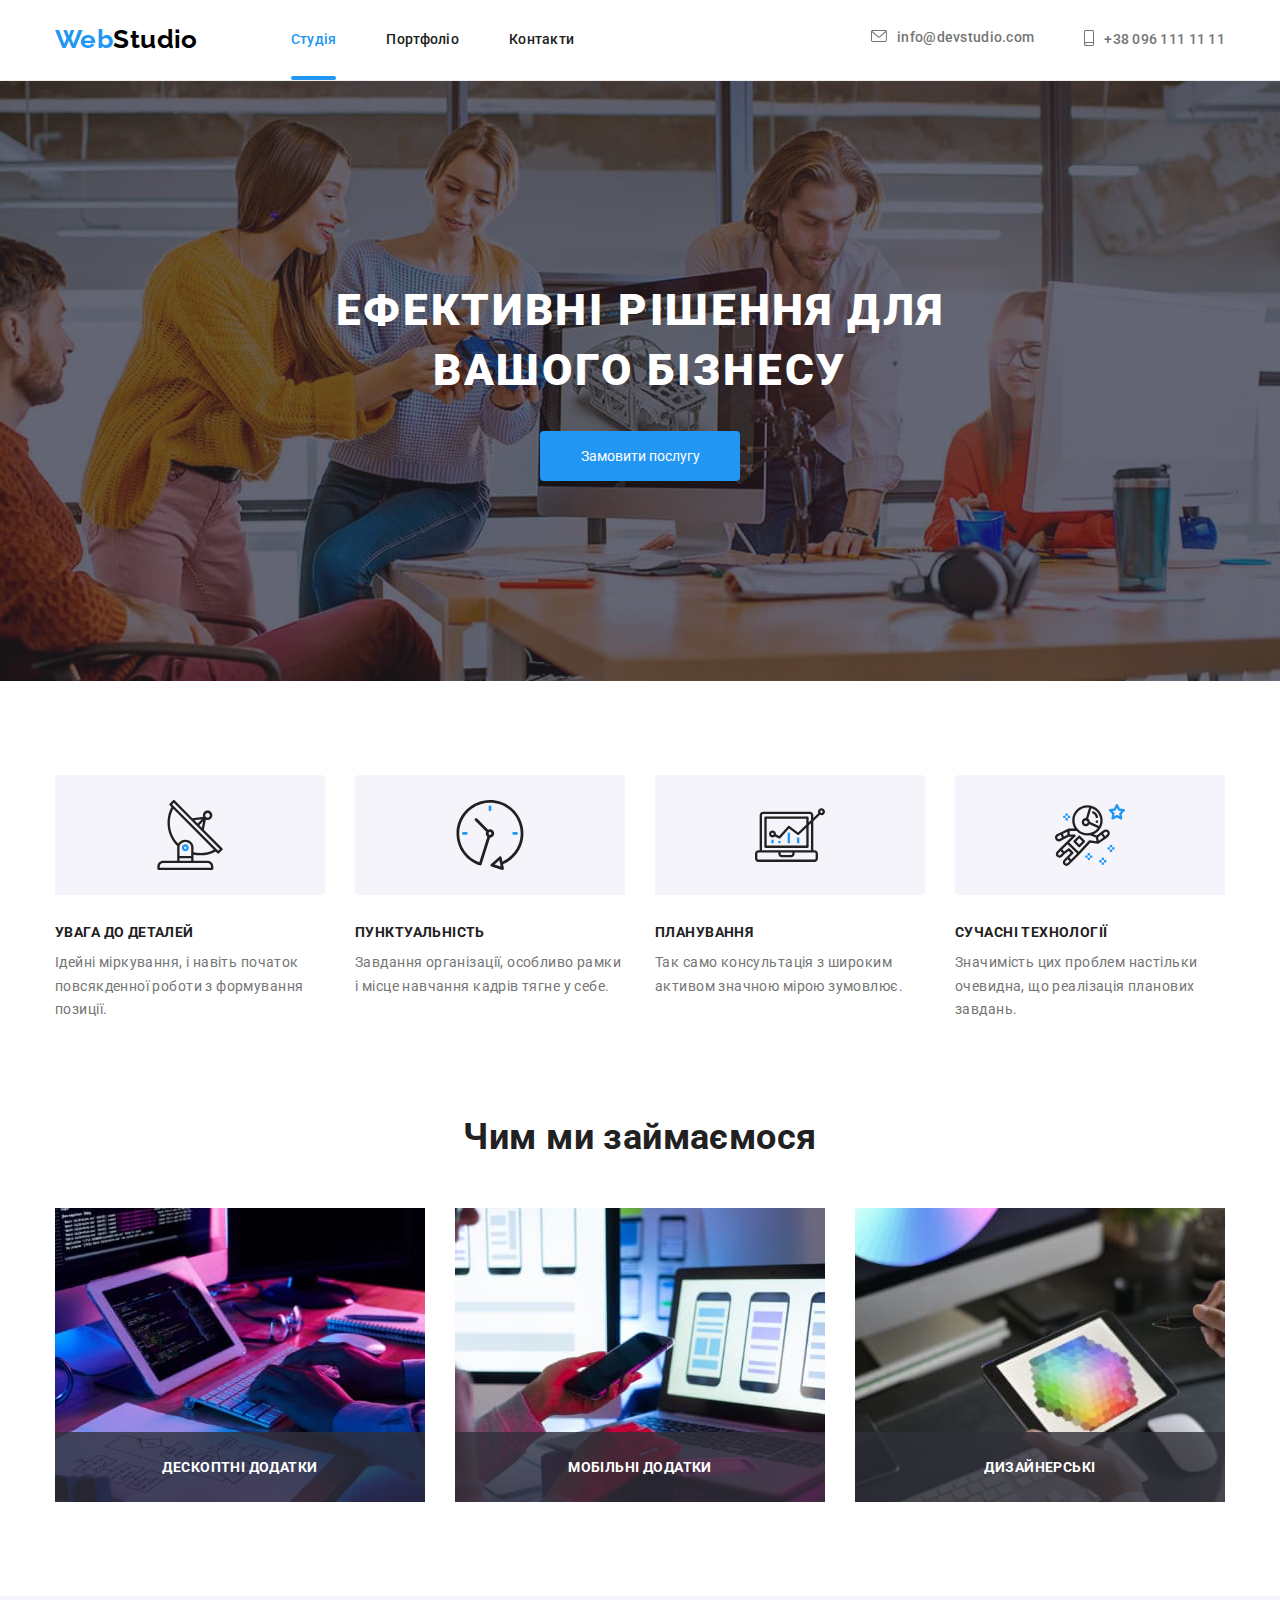
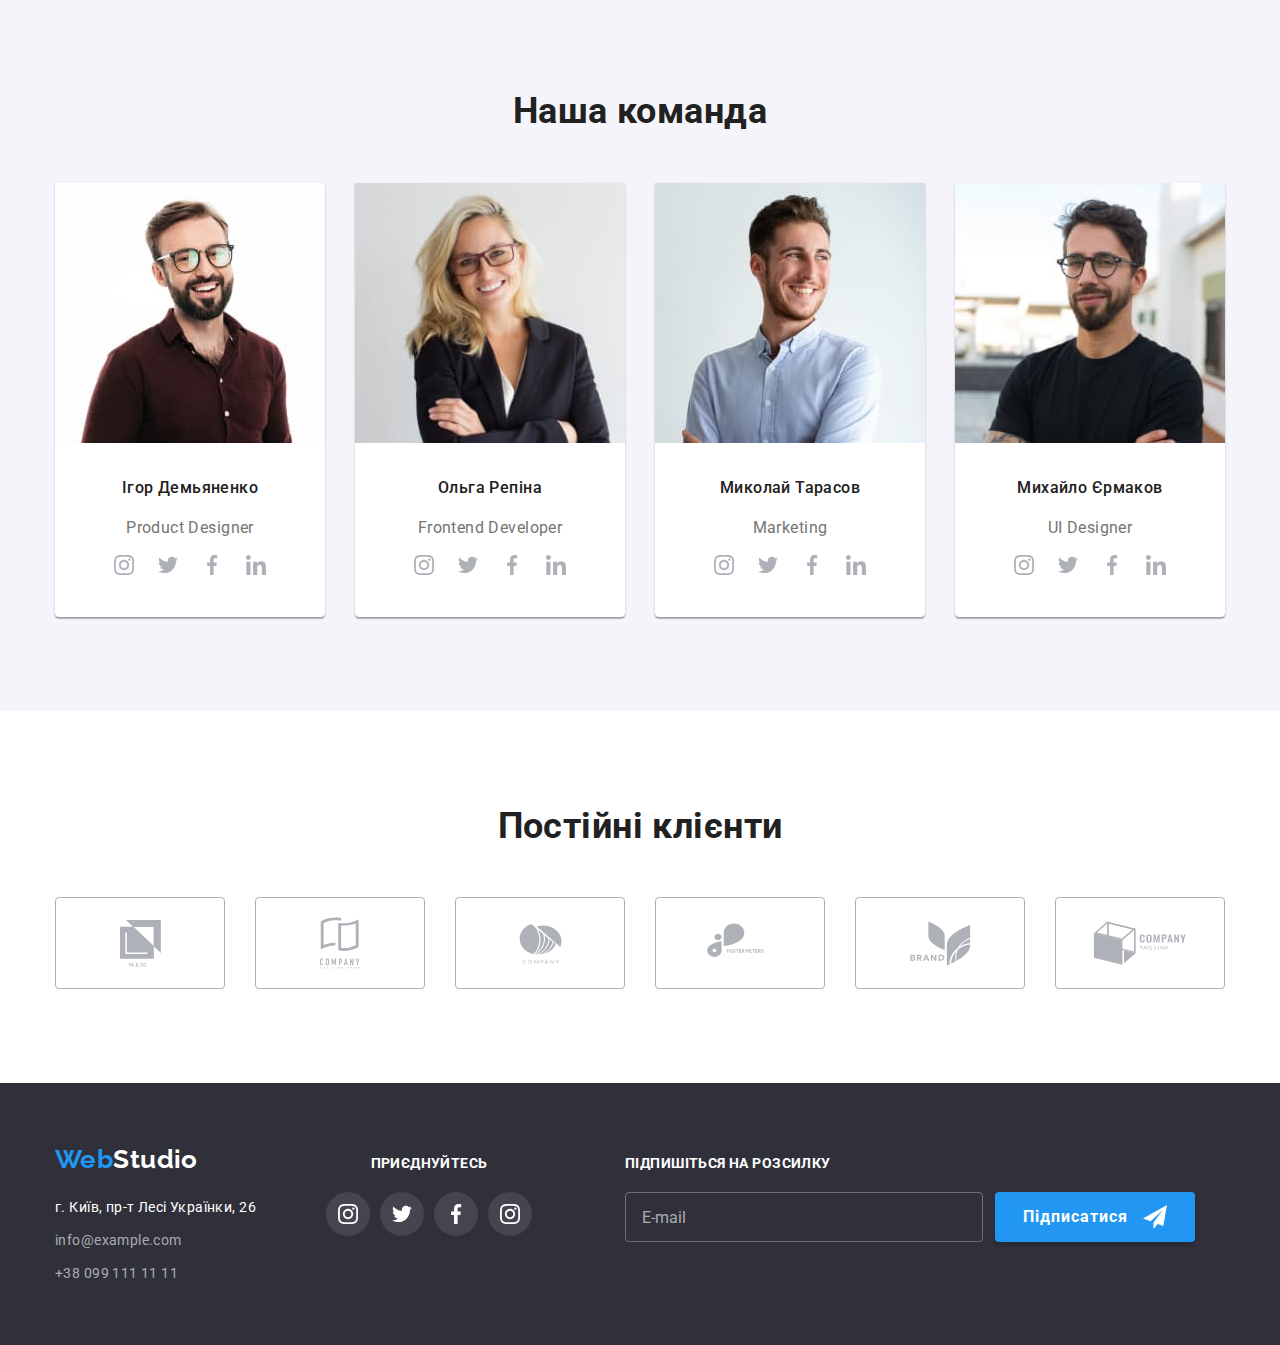
<file: index.html>
<!DOCTYPE html>
<html lang="uk">
   <head>
      <meta charset="UTF-8" />
      <meta http-equiv="X-UA-Compatible" content="IE=edge" />
      <meta name="viewport" content="width=, initial-scale=1.0" />
      <title>Студия</title>
      <link rel="preconnect" href="https://fonts.googleapis.com" />
      <link rel="preconnect" href="https://fonts.gstatic.com" crossorigin />
      <link
         href="https://fonts.googleapis.com/css2?family=Raleway:wght@700&family=Roboto:wght@400;500;700;900&display=swap"
         rel="stylesheet"
      />
      <link
         rel="stylesheet"
         href="https://cdnjs.cloudflare.com/ajax/libs/modern-normalize/1.1.0/modern-normalize.min.css"
      />

      <link rel="stylesheet" href="./css/styles.css" />
   </head>
   <body class="page">
      <!--шапка сайта-->
      <header>
         <div class="conteiner">
            <div class="header-conteiner">
               <div>
                  <nav class="nave">
                     <a href="./index.html" class="logo"
                        >Web<span class="logo-head">Studio</span></a
                     >
                     <ul class="site-nave list">
                        <li class="item">
                           <a href="./index.html" class="link current">Студія</a>
                        </li>
                        <li class="item">
                           <a href="./portfolio.html" class="link">Портфоліо</a>
                        </li>
                        <li class="item"><a href="" class="link">Контакти</a></li>
                     </ul>
                  </nav>
               </div>
               <ul class="contacts list">
                  <li class="item">
                     <a href="mailto:info@devstudio.com" class="contact"
                        ><span class="icon">
                           <svg width="16px" height="12px">
                              <use href="./images/symbol-defs.svg#letter"></use>
                           </svg>
                        </span>
                        info@devstudio.com</a
                     >
                  </li>
                  <li class="item">
                     <a href=":+380961111111" class="contact">
                        <span class="icon">
                           <svg width="10px" height="16px">
                              <use href="./images/symbol-defs.svg#smartphone"></use>
                           </svg> </span
                        >+38 096 111 11 11</a
                     >
                  </li>
               </ul>
            </div>
         </div>
      </header>
      <!--основной контент-->
      <main>
         <!-- Заказать услугу -->
         <section class="section hero">
            <div class="conteiner">
               <h1 class="hero-title">Ефективні рішення для вашого бізнесу</h1>
               <button type="button" class="button" data-modal-open> Замовити послугу </button>
            </div>
         </section>
         <!--особенности-->
         <section class="section">
            <div class="conteiner">
               <h2 class="visually-hidden">Особливості</h2>
               <ul class="list benefits-item">
                  <li class="item">
                     <div class="benefits-icon">
                        <svg width="70px" height="70px">
                           <use href="./images/symbol-defs.svg#antenna"></use>
                        </svg>
                     </div>

                     <h3 class="benefits-title">УВАГА ДО ДЕТАЛЕЙ</h3>
                     <p class="benefits-description">
                        Ідейні міркування, і навіть початок повсякденної роботи з формування
                        позиції.
                     </p>
                  </li>
                  <li class="item">
                     <div class="benefits-icon">
                        <svg width="70px" height="70px">
                           <use href="./images/symbol-defs.svg#clock"></use>
                        </svg>
                     </div>
                     <h3 class="benefits-title">ПУНКТУАЛЬНІСТЬ</h3>
                     <p class="benefits-description">
                        Завдання організації, особливо рамки і місце навчання кадрів тягне у себе.
                     </p>
                  </li>
                  <li class="item">
                     <div class="benefits-icon">
                        <svg width="70px" height="70px">
                           <use href="./images/symbol-defs.svg#diagram"></use>
                        </svg>
                     </div>
                     <h3 class="benefits-title">ПЛАНУВАННЯ</h3>
                     <p class="benefits-description">
                        Так само консультація з широким активом значною мірою зумовлює.
                     </p>
                  </li>
                  <li class="item">
                     <div class="benefits-icon">
                        <svg width="70px" height="70px">
                           <use href="./images/symbol-defs.svg#astronaut"></use>
                        </svg>
                     </div>
                     <h3 class="benefits-title">СУЧАСНІ ТЕХНОЛОГІЇ</h3>
                     <p class="benefits-description">
                        Значимість цих проблем настільки очевидна, що реалізація планових завдань.
                     </p>
                  </li>
               </ul>
            </div>
         </section>

         <!-- Чем мы занимаемся -->
         <section class="section section-work">
            <div class="conteiner">
               <h2 class="section-title">Чим ми займаємося</h2>
               <ul class="list work">
                  <li class="item">
                     <img src="./images/box_1.jpg" alt="створення сайта" width="370" class="site" />

                     <div class="product">
                        <h3 class="product-sample">Дескоптні додатки</h3>
                     </div>
                  </li>
                  <li class="item">
                     <img
                        src="./images/box_2.jpg"
                        alt="розробка мобільного додатку"
                        width="370"
                        class="application"
                     />
                     <div class="product">
                        <h3 class="product-sample">Мобільні додатки</h3>
                     </div>
                  </li>
                  <li class="item">
                     <img src="./images/box_3.jpg" alt="дизайн" width="370" />
                     <div class="product">
                        <h3 class="product-sample">Дизайнерські</h3>
                     </div>
                  </li>
               </ul>
            </div>
         </section>
         <!--наша команда-->
         <section class="section section-team">
            <div class="conteiner">
               <h2 class="section-title">Наша команда</h2>
               <ul class="team-list list">
                  <li class="item">
                     <img class="foto" src="./images/team-1.jpg" alt="Ігор Демьяненко" />
                     <div class="name-work">
                        <h3 class="team-name">Ігор Демьяненко</h3>
                        <p class="team-description">Product Designer</p>
                        <ul class="taem-contacts list">
                           <li class="team-contact">
                              <a href="" class="link">
                                 <svg class="network" width="20px" height="20px">
                                    <use
                                       class="icon"
                                       href="./images/symbol-defs.svg#instagram-1"
                                    ></use>
                                 </svg>
                              </a>
                           </li>
                           <li class="team-contact">
                              <a href="" class="link">
                                 <svg class="network" width="20px" height="20px">
                                    <use
                                       class="icon"
                                       href="./images/symbol-defs.svg#twitter-1"
                                    ></use>
                                 </svg>
                              </a>
                           </li>
                           <li class="team-contact">
                              <a href="" class="link">
                                 <svg class="network" width="20px" height="20px">
                                    <use
                                       class="icon"
                                       href="./images/symbol-defs.svg#facebook-1"
                                    ></use>
                                 </svg>
                              </a>
                           </li>
                           <li class="team-contact">
                              <a href="" class="link">
                                 <svg class="network" width="20px" height="20px">
                                    <use
                                       class="icon"
                                       href="./images/symbol-defs.svg#linkedin-1"
                                    ></use>
                                 </svg>
                              </a>
                           </li>
                        </ul>
                     </div>
                  </li>
                  <li class="item">
                     <img class="foto" src="./images/team-2.jpg" alt="Ольга Репіна" />
                     <div class="name-work">
                        <h3 class="team-name">Ольга Репіна</h3>
                        <p class="team-description">Frontend Developer</p>
                        <ul class="taem-contacts list">
                           <li class="team-contact">
                              <a href="" class="link">
                                 <svg class="network" width="20px" height="20px">
                                    <use
                                       class="icon"
                                       href="./images/symbol-defs.svg#instagram-1"
                                    ></use>
                                 </svg>
                              </a>
                           </li>
                           <li class="team-contact">
                              <a href="" class="link">
                                 <svg class="network" width="20px" height="20px">
                                    <use
                                       class="icon"
                                       href="./images/symbol-defs.svg#twitter-1"
                                    ></use>
                                 </svg>
                              </a>
                           </li>
                           <li class="team-contact">
                              <a href="" class="link">
                                 <svg class="network" width="20px" height="20px">
                                    <use
                                       class="icon"
                                       href="./images/symbol-defs.svg#facebook-1"
                                    ></use>
                                 </svg>
                              </a>
                           </li>
                           <li class="team-contact">
                              <a href="" class="link">
                                 <svg class="network" width="20px" height="20px">
                                    <use
                                       class="icon"
                                       href="./images/symbol-defs.svg#linkedin-1"
                                    ></use>
                                 </svg>
                              </a>
                           </li>
                        </ul>
                     </div>
                  </li>
                  <li class="item">
                     <img class="foto" src="./images/team-3.jpg" alt="Миколай Тарасов" />
                     <div class="name-work">
                        <h3 class="team-name">Миколай Тарасов</h3>
                        <p class="team-description">Marketing</p>
                        <ul class="taem-contacts list">
                           <li class="team-contact">
                              <a href="" class="link">
                                 <svg class="network" width="20px" height="20px">
                                    <use
                                       class="icon"
                                       href="./images/symbol-defs.svg#instagram-1"
                                    ></use>
                                 </svg>
                              </a>
                           </li>
                           <li class="team-contact">
                              <a href="" class="link">
                                 <svg class="network" width="20px" height="20px">
                                    <use
                                       class="icon"
                                       href="./images/symbol-defs.svg#twitter-1"
                                    ></use>
                                 </svg>
                              </a>
                           </li>
                           <li class="team-contact">
                              <a href="" class="link">
                                 <svg class="network" width="20px" height="20px">
                                    <use
                                       class="icon"
                                       href="./images/symbol-defs.svg#facebook-1"
                                    ></use>
                                 </svg>
                              </a>
                           </li>
                           <li class="team-contact">
                              <a href="" class="link">
                                 <svg class="network" width="20px" height="20px">
                                    <use
                                       class="icon"
                                       href="./images/symbol-defs.svg#linkedin-1"
                                    ></use>
                                 </svg>
                              </a>
                           </li>
                        </ul>
                     </div>
                  </li>
                  <li class="item">
                     <img class="foto" src="./images/team-4.jpg" alt="Михайло Єрмаков" />
                     <div class="name-work">
                        <h3 class="team-name">Михайло Єрмаков</h3>
                        <p class="team-description">UI Designer</p>
                        <ul class="taem-contacts list">
                           <li class="team-contact">
                              <a href="" class="link">
                                 <svg class="network" width="20px" height="20px">
                                    <use
                                       class="icon"
                                       href="./images/symbol-defs.svg#instagram-1"
                                    ></use>
                                 </svg>
                              </a>
                           </li>
                           <li class="team-contact">
                              <a href="" class="link">
                                 <svg class="network" width="20px" height="20px">
                                    <use
                                       class="icon"
                                       href="./images/symbol-defs.svg#twitter-1"
                                    ></use>
                                 </svg>
                              </a>
                           </li>
                           <li class="team-contact">
                              <a href="" class="link">
                                 <svg class="network" width="20px" height="20px">
                                    <use
                                       class="icon"
                                       href="./images/symbol-defs.svg#facebook-1"
                                    ></use>
                                 </svg>
                              </a>
                           </li>
                           <li class="team-contact">
                              <a href="" class="link">
                                 <svg class="network" width="20px" height="20px">
                                    <use
                                       class="icon"
                                       href="./images/symbol-defs.svg#linkedin-1"
                                    ></use>
                                 </svg>
                              </a>
                           </li>
                        </ul>
                     </div>
                  </li>
               </ul>
            </div>
         </section>
         <!-- Наші клієнти -->
         <section class="section">
            <div class="conteiner">
               <h2 class="section-title">Постійні клієнти</h2>
               <ul class="clients list">
                  <li class="client-work">
                     <a href="" class="client-site">
                        <svg class="icon" width="41px" height="47px">
                           <use class="img-svg" href="./images/symbol-defs.svg#group-1"></use>
                        </svg>
                     </a>
                  </li>
                  <li class="client-work">
                     <a href="" class="client-site">
                        <svg class="icon" width="40px" height="52px">
                           <use href="./images/symbol-defs.svg#group-2"></use>
                        </svg>
                     </a>
                  </li>
                  <li class="client-work">
                     <a href="" class="client-site">
                        <svg class="icon" width="43px" height="41px">
                           <use href="./images/symbol-defs.svg#group-3"></use>
                        </svg>
                     </a>
                  </li>
                  <li class="client-work">
                     <a href="" class="client-site">
                        <svg class="icon" width="85px" height="41px">
                           <use href="./images/symbol-defs.svg#group-4"></use>
                        </svg>
                     </a>
                  </li>
                  <li class="client-work">
                     <a href="" class="client-site">
                        <svg class="icon" width="63px" height="45px">
                           <use href="./images/symbol-defs.svg#group-5"></use>
                        </svg>
                     </a>
                  </li>
                  <li class="client-work">
                     <a href="" class="client-site">
                        <svg class="icon" width="94px" height="44px">
                           <use href="./images/symbol-defs.svg#group-6"></use>
                        </svg>
                     </a>
                  </li>
               </ul>
            </div>
         </section>
      </main>
      <!--футер-->
      <footer class="footer">
         <div class="conteiner">
            <div class="footer-adress">
               <a href="./index.html" class="logo">Web<span class="logo-footer">Studio</span></a>
               <address class="address">
                  <ul class="list address-list">
                     <li class="item">
                        <a href="" class="main">г. Київ, пр-т Лесі Українки, 26</a>
                     </li>
                     <li class="item">
                        <a href="mailto:info@example.com" class="contact">info@example.com</a>
                     </li>
                     <li>
                        <a href="tel:+380991111111" class="contact">+38 099 111 11 11</a>
                     </li>
                  </ul>
               </address>
            </div>
            <div class="fotter-networks">
               <h3 class="invite">Приєднуйтесь</h3>
               <ul class="list">
                  <li class="fotter-network">
                     <a href="" class="network-site">
                        <svg class="icon" width="20px" height="20px">
                           <use href="./images/symbol-defs.svg#instagram-1"></use>
                        </svg>
                     </a>
                  </li>
                  <li class="fotter-network">
                     <a href="" class="network-site">
                        <svg class="icon" width="20px" height="20px">
                           <use href="./images/symbol-defs.svg#twitter-1"></use>
                        </svg>
                     </a>
                  </li>
                  <li class="fotter-network">
                     <a href="" class="network-site">
                        <svg class="icon" width="20px" height="20px">
                           <use href="./images/symbol-defs.svg#facebook-1"></use>
                        </svg>
                     </a>
                  </li>
                  <li class="fotter-network">
                     <a href="" class="network-site">
                        <svg class="icon" width="20px" height="20px">
                           <use href="./images/symbol-defs.svg#instagram-1"></use>
                        </svg>
                     </a>
                  </li>
               </ul>
            </div>
            <form class="footer-form">
               <legend class="title">Підпишіться на розсилку</legend>
               <div class="subscription">
                  <label for="mail"></label>
                  <input type="emeil" name="" id="mail" class="footer-mail" placeholder="E-mail" />
                  <button type="submit" class="button-footer"
                     >Підписатися
                     <span class="form-icon">
                        <svg width="24px" height="24px">
                           <use href="./images/symbol-defs.svg#icon-footer-icon"></use>
                        </svg>
                     </span>
                  </button>
               </div>
            </form>
         </div>
      </footer>
      <div class="backdrop is-hidden" data-modal>
         <div class="modal">
            <form class="form" autocomplete="off">
               <legend class="form-title">Залиште свої дані, ми вам передзвонимо</legend>

               <div class="form-field">
                  <label for="name" class="form-name">Ім'я</label>

                  <div class="form-decor">
                     <input type="text" name="name" id="name" class="form-text" />

                     <svg class="form-icon" width="18px" height="18px">
                        <use href="./images/symbol-defs.svg#person-black-18dp-1" class="pict"></use>
                     </svg>
                  </div>
               </div>

               <div class="form-field">
                  <label for="tel" class="form-name">Телефон</label>

                  <div class="form-decor">
                     <input type="tel" name="tel" id="tel" class="form-text" />
                     <svg class="form-icon" width="18px" height="18px">
                        <use href="./images/symbol-defs.svg#phone-black-18dp-1" class="pict"></use>
                     </svg>
                  </div>
               </div>

               <div class="form-field">
                  <label for="emeil" class="form-name">Пошта</label>

                  <div class="form-decor">
                     <input type="email" name="emeil" id="emeil" class="form-text" />
                     <svg class="form-icon" width="18px" height="18px">
                        <use href="./images/symbol-defs.svg#email-black-18dp-1" class="pict"></use>
                     </svg>
                  </div>
               </div>

               <div class="form-field">
                  <label for="comment" class="form-name">Коментар</label>
                  <textarea
                     name="comment"
                     id="comment"
                     cols=""
                     rows="8"
                     class="form-comment"
                     placeholder="Введіть коментар"
                  ></textarea>
               </div>
               <div class="accord">
                  <p class="form-accord"
                     ><input
                        type="checkbox"
                        name="accord"
                        value="agree"
                        id="accord"
                        class="form-checkbox visually-hidden"
                     />
                     <svg width="16px" height="15px" class="check">
                        <use href="./images/symbol-defs.svg#icon-icon-check" class="icon"></use>
                     </svg>
                     <label for="accord" class=""
                        ><span>Погоджуюся з розсилкою та приймаю</span>
                        <a href="" class="accord-link"> Умови договору</a></label
                     ></p
                  >

                  <button type="submit" class="form-button">Відправити</button>
               </div>
            </form>

            <button class="btn-modal" data-modal-close>
               <svg class="icon" width="18px" height="18px">
                  <use href="./images/symbol-defs.svg#close-black-18dp-2-1" class="icon"></use>
               </svg>
            </button>
         </div>
      </div>

      <script src="./js/modal.js"></script>
   </body>
</html>
</file>
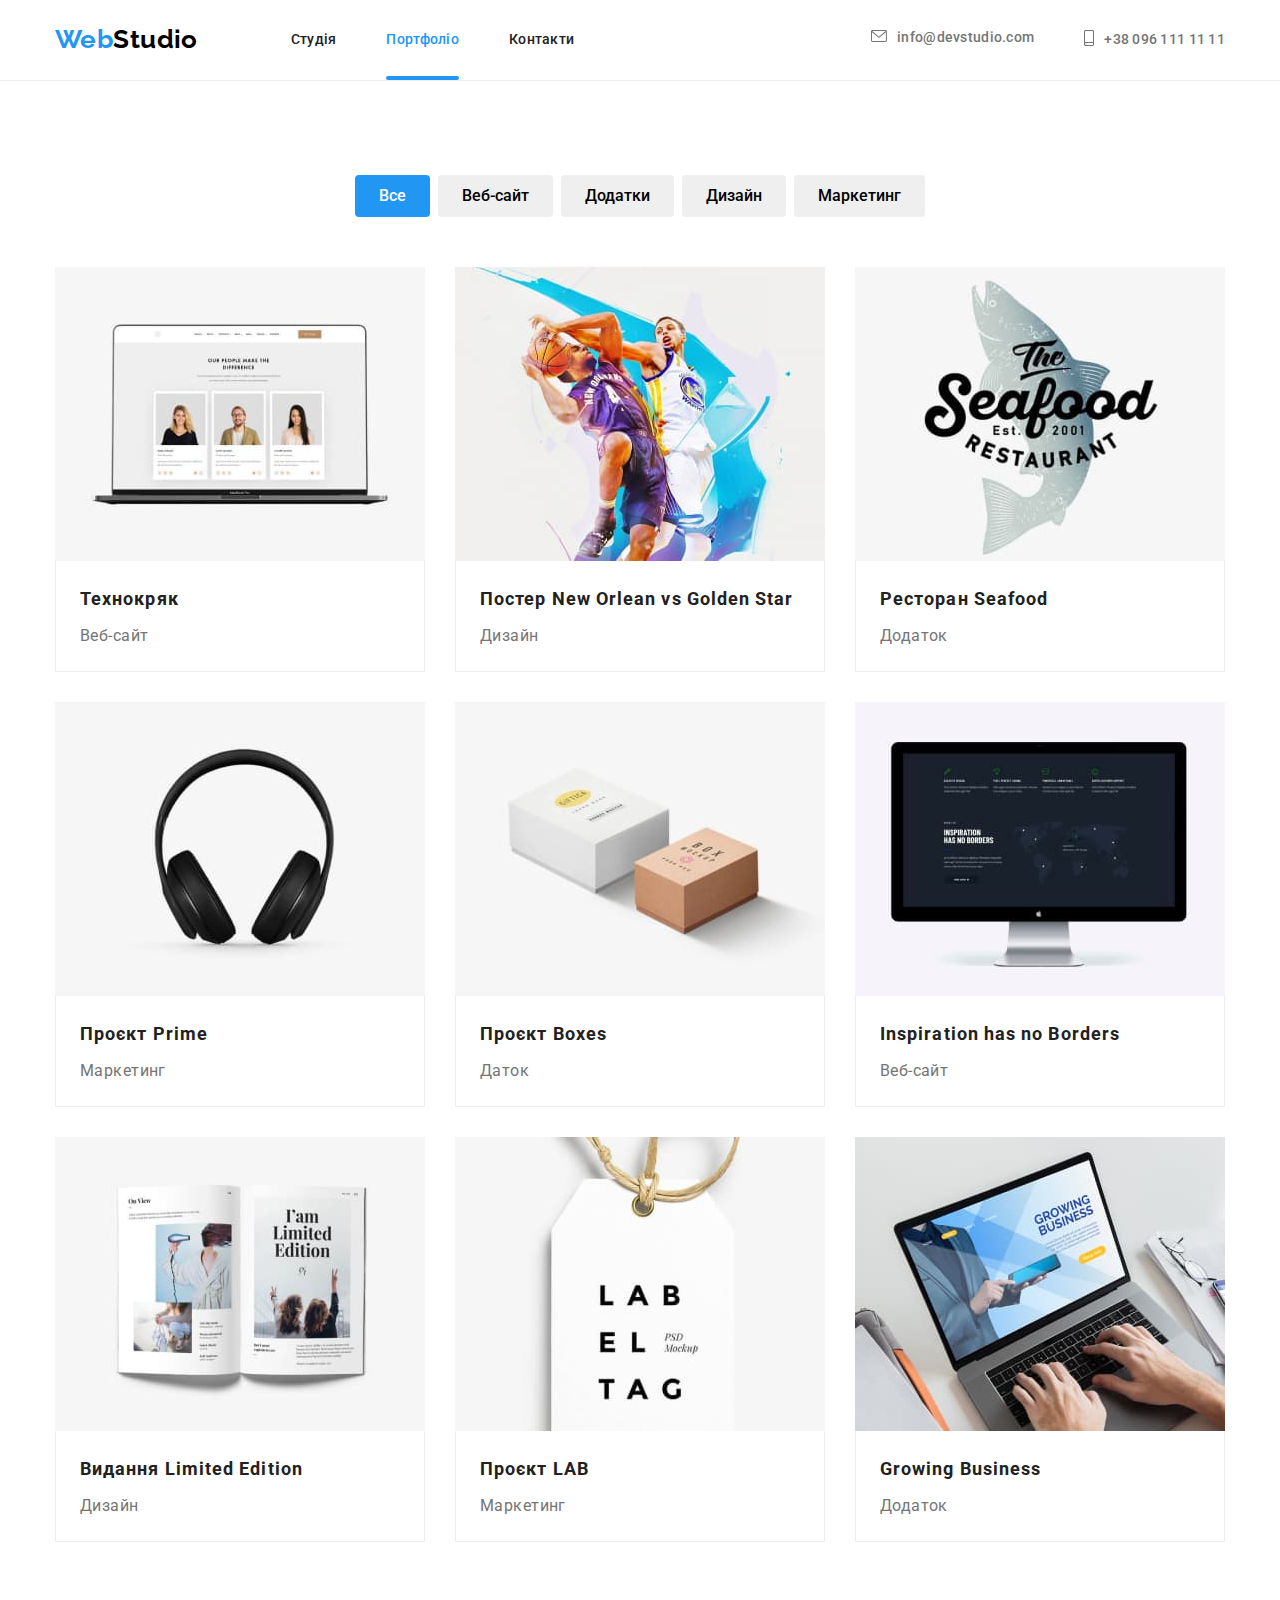
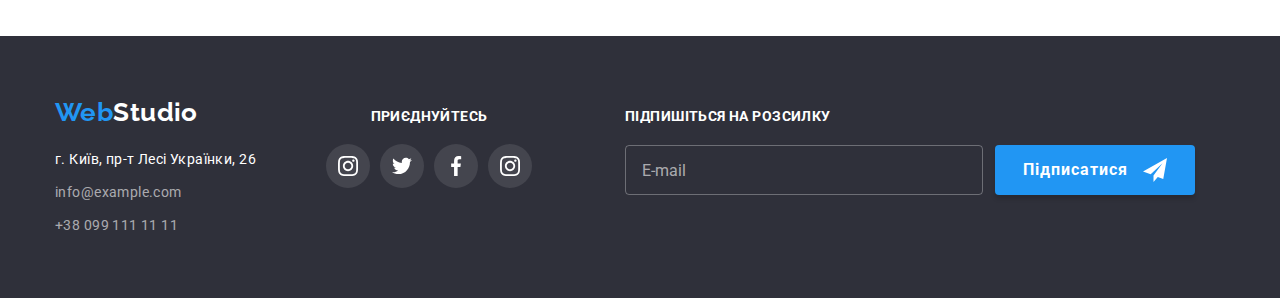
<file: portfolio.html>
<!DOCTYPE html>
<html lang="uk">
   <head>
      <meta charset="UTF-8" />
      <meta http-equiv="X-UA-Compatible" content="IE=edge" />
      <meta name="viewport" content="width=device-width, initial-scale=1.0" />
      <title>Портфолио</title>
      <link rel="preconnect" href="https://fonts.googleapis.com" />
      <link rel="preconnect" href="https://fonts.gstatic.com" crossorigin />
      <link
         href="https://fonts.googleapis.com/css2?family=Raleway:wght@700&family=Roboto:wght@400;500;700;900&display=swap"
         rel="stylesheet"
      />
      <link
         rel="stylesheet"
         href="https://cdnjs.cloudflare.com/ajax/libs/modern-normalize/1.1.0/modern-normalize.min.css"
      />
      <link rel="stylesheet" href="./css/styles.css" />
   </head>

   <body class="page">
      <!--шапка сайта-->
      <header>
         <div class="conteiner">
            <div class="header-conteiner">
               <div>
                  <nav class="nave">
                     <a href="./index.html" class="logo"
                        >Web<span class="logo-head">Studio</span></a
                     >
                     <ul class="site-nave list">
                        <li class="item">
                           <a href="./index.html" class="link">Студія</a>
                        </li>
                        <li class="item">
                           <a href="./portfolio.html" class="link current">Портфоліо</a>
                        </li>
                        <li class="item"><a href="" class="link">Контакти</a></li>
                     </ul>
                  </nav>
               </div>
               <ul class="contacts list">
                  <li class="item">
                     <a href="mailto:info@devstudio.com" class="contact"
                        ><span class="icon">
                           <svg width="16px" height="12px">
                              <use href="./images/symbol-defs.svg#letter"></use>
                           </svg>
                        </span>
                        info@devstudio.com</a
                     >
                  </li>
                  <li class="item">
                     <a href=":+380961111111" class="contact">
                        <span class="icon">
                           <svg width="10px" height="16px">
                              <use href="./images/symbol-defs.svg#smartphone"></use>
                           </svg> </span
                        >+38 096 111 11 11</a
                     >
                  </li>
               </ul>
            </div>
         </div>
      </header>
      <!--основний контент-->

      <main class="main-portfolio">
         <!-- Портфоліо -->
         <section class="section">
            <div class="conteiner">
               <h1 class="visually-hidden">Портфоліо</h1>
               <ul class="filter list">
                  <li class="item">
                     <button type="button" class="button-filter active">Все</button>
                  </li>
                  <li class="item">
                     <button type="button" class="button-filter">Веб-сайт</button>
                  </li>
                  <li class="item">
                     <button type="button" class="button-filter">Додатки</button>
                  </li>
                  <li class="item">
                     <button type="button" class="button-filter">Дизайн</button>
                  </li>
                  <li class="item">
                     <button type="button" class="button-filter">Маркетинг</button>
                  </li>
               </ul>
               <ul class="portfolio list">
                  <li class="item">
                     <a href="" class="portfolio-card">
                        <div class="portfolio-description">
                           <img src="./images/img-1.jpg" alt="Технокряк" width="370" />
                           <p class="position">
                              Ресурс пропонує комплексні пропозиції з різним рівнем функціоналу та
                              сервісів. Все це дозволить відвідувачу отримати вичерпні відомості про
                              компанію чи приватну особу.
                           </p>
                        </div>
                        <div class="portfolio-work">
                           <h3 class="title">Технокряк</h3>
                           <p class="description">Веб-сайт</p>
                        </div></a
                     >
                  </li>
                  <li class="item">
                     <a href="" class="portfolio-card">
                        <div class="portfolio-description">
                           <img src="./images/img-2.jpg" alt="Постер" width="370" />
                           <p class="position">
                              Ресурс пропонує комплексні пропозиції з різним рівнем функціоналу та
                              сервісів. Все це дозволить відвідувачу отримати вичерпні відомості про
                              компанію чи приватну особу.
                           </p>
                        </div>
                        <div class="portfolio-work">
                           <h3 class="title">Постер New Orlean vs Golden Star</h3>
                           <p class="description">Дизайн</p>
                        </div>
                     </a>
                  </li>
                  <li class="item">
                     <a href="" class="portfolio-card">
                        <div class="portfolio-description">
                           <img src="./images/img-3.jpg" alt="Ресторан Seafood" width="370" />
                           <p class="position">
                              Ресурс пропонує комплексні пропозиції з різним рівнем функціоналу та
                              сервісів. Все це дозволить відвідувачу отримати вичерпні відомості про
                              компанію чи приватну особу.
                           </p>
                        </div>
                        <div class="portfolio-work">
                           <h3 class="title">Ресторан Seafood</h3>
                           <p class="description">Додаток</p>
                        </div></a
                     >
                  </li>
                  <li class="item">
                     <a href="" class="portfolio-card">
                        <div class="portfolio-description">
                           <img src="./images/img-4.jpg" alt="Проект Prime" width="370" />
                           <p class="position">
                              Ресурс пропонує комплексні пропозиції з різним рівнем функціоналу та
                              сервісів. Все це дозволить відвідувачу отримати вичерпні відомості про
                              компанію чи приватну особу.
                           </p>
                        </div>
                        <div class="portfolio-work">
                           <h3 class="title">Проєкт Prime</h3>
                           <p class="description">Маркетинг</p>
                        </div></a
                     >
                  </li>
                  <li class="item">
                     <a href="" class="portfolio-card">
                        <div class="portfolio-description">
                           <img src="./images/img-5.jpg" alt="Проект" width="370" />
                           <p class="position">
                              Ресурс пропонує комплексні пропозиції з різним рівнем функціоналу та
                              сервісів. Все це дозволить відвідувачу отримати вичерпні відомості про
                              компанію чи приватну особу.
                           </p>
                        </div>
                        <div class="portfolio-work">
                           <h3 class="title">Проєкт Boxes</h3>
                           <p class="description">Даток</p>
                        </div></a
                     >
                  </li>
                  <li class="item">
                     <a href="" class="portfolio-card">
                        <div class="portfolio-description">
                           <img src="./images/img-6.jpg" alt="Веб-сайт" width="370" />
                           <p class="position">
                              Ресурс пропонує комплексні пропозиції з різним рівнем функціоналу та
                              сервісів. Все це дозволить відвідувачу отримати вичерпні відомості про
                              компанію чи приватну особу.
                           </p>
                        </div>
                        <div class="portfolio-work">
                           <h3 class="title">Inspiration has no Borders</h3>
                           <p class="description">Веб-сайт</p>
                        </div></a
                     >
                  </li>
                  <li class="item">
                     <a href="" class="portfolio-card">
                        <div class="portfolio-description">
                           <img
                              src="./images/img-7.jpg"
                              alt="Издание Limited Edition"
                              width="370"
                           />
                           <p class="position">
                              Ресурс пропонує комплексні пропозиції з різним рівнем функціоналу та
                              сервісів. Все це дозволить відвідувачу отримати вичерпні відомості про
                              компанію чи приватну особу.
                           </p>
                        </div>
                        <div class="portfolio-work">
                           <h3 class="title">Видання Limited Edition</h3>
                           <p class="description">Дизайн</p>
                        </div></a
                     >
                  </li>
                  <li class="item">
                     <a href="" class="portfolio-card">
                        <div class="portfolio-description">
                           <img src="./images/img-8.jpg" alt="Проект LAB" width="370" />
                           <p class="position">
                              Ресурс пропонує комплексні пропозиції з різним рівнем функціоналу та
                              сервісів. Все це дозволить відвідувачу отримати вичерпні відомості про
                              компанію чи приватну особу.
                           </p>
                        </div>
                        <div class="portfolio-work">
                           <h3 class="title">Проєкт LAB</h3>
                           <p class="description">Маркетинг</p>
                        </div></a
                     >
                  </li>
                  <li class="item">
                     <a href="" class="portfolio-card">
                        <div class="portfolio-description">
                           <img src="./images/img-9.jpg" alt="Growing Business" width="370" />
                           <p class="position">
                              Ресурс пропонує комплексні пропозиції з різним рівнем функціоналу та
                              сервісів. Все це дозволить відвідувачу отримати вичерпні відомості про
                              компанію чи приватну особу.
                           </p>
                        </div>
                        <div class="portfolio-work">
                           <h3 class="title">Growing Business</h3>
                           <p class="description">Додаток</p>
                        </div></a
                     >
                  </li>
               </ul>
            </div>
         </section>
      </main>
      <!--футер-->
      <footer class="footer">
         <div class="conteiner">
            <div class="footer-adress">
               <a href="./index.html" class="logo">Web<span class="logo-footer">Studio</span></a>
               <address class="address">
                  <ul class="list address-list">
                     <li class="item">
                        <a href="" class="main">г. Київ, пр-т Лесі Українки, 26</a>
                     </li>
                     <li class="item">
                        <a href="mailto:info@example.com" class="contact">info@example.com</a>
                     </li>
                     <li>
                        <a href="tel:+380991111111" class="contact">+38 099 111 11 11</a>
                     </li>
                  </ul>
               </address>
            </div>
            <div class="fotter-networks">
               <h3 class="invite">Приєднуйтесь</h3>
               <ul class="list">
                  <li class="fotter-network">
                     <a href="" class="network-site">
                        <svg class="icon" width="20px" height="20px">
                           <use href="./images/symbol-defs.svg#instagram-1"></use>
                        </svg>
                     </a>
                  </li>
                  <li class="fotter-network">
                     <a href="" class="network-site">
                        <svg class="icon" width="20px" height="20px">
                           <use href="./images/symbol-defs.svg#twitter-1"></use>
                        </svg>
                     </a>
                  </li>
                  <li class="fotter-network">
                     <a href="" class="network-site">
                        <svg class="icon" width="20px" height="20px">
                           <use href="./images/symbol-defs.svg#facebook-1"></use>
                        </svg>
                     </a>
                  </li>
                  <li class="fotter-network">
                     <a href="" class="network-site">
                        <svg class="icon" width="20px" height="20px">
                           <use href="./images/symbol-defs.svg#instagram-1"></use>
                        </svg>
                     </a>
                  </li>
               </ul>
            </div>
            <form class="footer-form">
               <legend class="title">Підпишіться на розсилку</legend>
               <div class="subscription">
                  <label for="mail"></label>
                  <input type="emeil" name="" id="mail" class="footer-mail" placeholder="E-mail" />
                  <button type="submit" class="button-footer"
                     >Підписатися
                     <span class="form-icon">
                        <svg width="24px" height="24px">
                           <use href="./images/symbol-defs.svg#icon-footer-icon"></use>
                        </svg>
                     </span>
                  </button>
               </div>
            </form>
         </div>
      </footer>
   </body>
</html>
</file>
<file: css/styles.css>
:root {
    --prinary-text-color: #212121;
    --description-text-color: #757575;
    --accent-color: #2196F3;
    --white-text-color: #FFFFFF;
    --address-color: rgba(255, 255, 255, 0.6);
    --logo-main: #2196f3;
    --logo-header: #000000;
    --logo-footer: #ffffff;
    --button-color: #2196F3;
    --frame-color: #EEEEEE;
    --hero-bgr-color: #2F303A;
    --secondary-bgr-color: #F5F4FA;
    --prinary-bgr-color: #FFFFFF;
    --footer-bgr-color: #2F303A;
}


body {

    color: var(--prinary-text-color);

    font-family: Roboto, sans-serif;
    letter-spacing: 0.03em;
    font-size: 14px;
}

.section {
    padding-top: 94px;
    padding-bottom: 94px;
}

.conteiner {
    width: 1200px;
    margin-left: auto;
    margin-right: auto;

    padding-left: 15px;
    padding-right: 15px;

}

header {
    border-bottom: 1px solid var(--frame-color);
}

.visually-hidden {
    position: absolute;
    white-space: nowrap;
    width: 1px;
    height: 1px;
    overflow: hidden;
    border: 0;
    padding: 0;
    clip: rect(0 0 0 0);
    clip-path: inset(50%);
    margin: -1px;
}

.logo {
    color: var(--logo-main);
    font-family: Raleway, cursive;
    font-weight: 700;
    font-size: 26px;
    line-height: 1.2;
}

.logo-head {
    color: var(--logo-header)
}


.logo-footer {
    color: var(--logo-footer);
}

.list {
    padding: 0;
    margin: 0;
    list-style: none;
}

a {
    text-decoration: none;
    color: inherit;
}

/* header */


.header-conteiner {
    display: flex;
    align-items: center;
}

.nave {
    display: flex;
    align-items: center;
}


.site-nave {
    display: flex;
    margin-left: 93px;
}



.site-nave .item:last-child {
    margin-right: 0;
}


.site-nave .link {
    display: block;
    padding-top: 32px;
    padding-bottom: 32px;
    color: var(--prinary-text-color);
    font-weight: 500;
    line-height: 1.14;
    letter-spacing: 0.02em;

    transition-property: color;
    transition-duration: 250ms;
    transition-timing-function: cubic-bezier(0.4, 0, 0.2, 1);
}

.site-nave .link:hover,
.site-nave .link:focus {
    color: var(--accent-color);

}

.site-nave .current {
    color: var(--accent-color);
   
}
.site-nave .item {
    margin-right: 50px;
    position: relative;
}
.current::after{
    content:"";
   display: block;
   position: absolute;
   bottom: 0;
   left: 0;
    width: 100%;
    height: 4px;
    border-radius: 2px;
    background-color: var(--accent-color);
transition: border 250ms cubic-bezier(0.4, 0, 0.2, 1);
}




.contacts {
    display: flex;
    margin-left: auto;
}


.contacts .item+.item {
    margin-left: 50px;
}

.contacts .contact {
    display: flex;
    align-items: center;
    color: var(--description-text-color);
    font-weight: 500;
    line-height: 1.14;
    letter-spacing: 0.02em;

    transition-property: color;
    transition-duration: 250ms;
    transition-timing-function: cubic-bezier(0.4, 0, 0.2, 1);
}
.contacts .icon {
fill: currentcolor;
    margin-right: 10px;
}

.contacts .contact:hover,
.contacts .contact:focus {
    color: var(--accent-color);
}

/* main */
/* заказть услугу */
.hero {
    background-color: var(--hero-bgr-color);
    text-align: center;
    padding-top: 200px;
    padding-bottom: 200px;
background-image: linear-gradient(rgba(47, 48, 58, 0.4), rgba(47, 48, 58, 0.4)), url(../images/Img.jpg);
background-size: 1600px;
background-repeat: no-repeat;
background-position: center;
margin-left: auto;
    margin-right: auto;
}


.hero-title {
    margin-top: 0;
    margin-bottom: 30px;
    width: 693px;
    margin-left: auto;
        margin-right: auto;

    color: var(--white-text-color);
    font-weight: 900;
    font-size: 44px;
    line-height: 1.36;
    text-align: center;
    letter-spacing: 0.06em;
    text-transform: uppercase;
}

.button {
    background-color: var(--button-color);
    color: var(--white-text-color);
    cursor: pointer;
    width: 200px;
    height: 50px;
    padding: 10px 30px;
    border-radius: 4px;
    border-color: transparent;
    transition: background-color 250ms cubic-bezier(0.4, 0, 0.2, 1);
}
.button:hover,
button:focus{
background-color: #188CE8;
}



/* особенности */

.benefits-icon{
    display: flex;
    justify-content: center;
align-items: center;
    width: 270px;
    height: 120px;
    background-color: #F5F4FA;
    border-radius: 4px;
    margin-bottom: 30px;
}
.benefits-item {
    display: flex;
    justify-content: space-between;
}

.benefits-item .item {
    width: 270px;

}

.team-description,
.benefits-description {
    color: var(--description-text-color);
}

.benefits-description {
    margin-top: 0;
    margin-bottom: 0%;
    line-height: 1.71;
}


.benefits-title {
    margin-top: 0;
    margin-bottom: 10px;
    font-size: 14px;
    line-height: 1.14;
    text-transform: uppercase;
}



/* чем мы занимаемся */

.section-work {
    padding-top: 0;
}

.section-title {
    margin-top: 0px;
    margin-bottom: 50px;
    font-size: 36px;
    line-height: 1.17;
    text-align: center;
}

.work {
    display: flex;
}

.work .item {
    margin-right: 30px;
    position: relative;
}

.work .item:last-child {
    margin-right: 0px;
}
.product{
    position: absolute;
    bottom: 0;
    left: 0;
    width: 100%;
    height: 70px;
    background-color: rgba(47, 48, 58, 0.8);
}
.product-sample{
    text-align: center;
   margin-top: 27px;
   margin-bottom: 27px;
   color: var(--white-text-color);
   font-size: 14px;
   line-height: 1.15;
text-transform: uppercase;

transition-property: text-shadow, -webkit-text-stroke;
transition-duration: 250ms;
transition-timing-function: cubic-bezier(0.4, 0, 0.2, 1);
}

/* наша команда */

.section-team {
    background-color: var(--secondary-bgr-color);
}

.team-list {
    display: flex;
}

.team-list .item {
    margin-right: 30px;
    background-color: var(--prinary-bgr-color);
    box-shadow: 0px 1px 3px rgba(0, 0, 0, 0.12), 0px 1px 1px rgba(0, 0, 0, 0.14), 0px 2px 1px rgba(0, 0, 0, 0.2);
        border-radius: 0px 0px 4px 4px;
}



.team-list .item:last-child {
    margin-right: 0px;
}

.name-work {
    padding-top: 30px;
    padding-bottom: 30px;
}

.team-name {
    margin-top: 0;
    margin-bottom: 10px;
    font-weight: 500;
    font-size: 16px;
    line-height: 1.9;
    text-align: center;
}

.team-description {
    font-size: 16px;
    line-height: 1.9;
    margin-top: 0px;
    margin-bottom: 0px;
    text-align: center;
}
.taem-contacts{
    display: flex;
    justify-content: center;
}
.team-contact .link{
    display: flex;
    justify-content: center;
    align-items: center;
    width: 44px;
    height: 44px;
    border-radius: 50%;
    cursor: pointer;
    fill: #AFB1B8;

    
    transition: background-color 250ms cubic-bezier(0.4, 0, 0.2, 1), fill 250ms cubic-bezier(0.4, 0, 0.2, 1);
}


.team-contact .link:hover,
.team-contact .link:focus{
    background-color: var(--accent-color);
    fill: var(--white-text-color);
}
/* Наши клиенты */
.clients{
    display: flex;
}
.client-work {
    margin-right: 30px;
}
.client-work:last-child{
    margin-right: 0px;
}
.client-site{
    display: flex;
    border: 1px solid #AFB1B8;
    border-radius: 4px;
    width: 170px;
    height: 92px;
    fill: #AFB1B8;
    justify-content: center;
    align-items: center;

    transition: fill 250ms cubic-bezier(0.4, 0, 0.2, 1),
    border 250ms cubic-bezier(0.4, 0, 0.2, 1), box-shadow 250ms cubic-bezier(0.4, 0, 0.2, 1);
       

}
.client-site:hover,
.client-site:focus{
    fill: var(--accent-color);
    border: 1px solid var(--accent-color);
    box-shadow: 0px 4px 4px rgba(0, 0, 0, 0.25), 0px 4px 4px rgba(0, 0, 0, 0.25);
    
}

  
    

    



/* футер */
.footer .conteiner{
    display: flex;
    align-items: baseline;
}
.footer-adress{
    margin-right: 70px;
}
.footer {
    background-color: var(--footer-bgr-color);
    padding: 60px 0;
}

.address .main {
    color: var(--white-text-color);
}

.footer .logo {
    display: block;
    margin-bottom: 20px;
}

.address-list .item {
    margin-bottom: 9px;
}

.address-list .contact {
    color: var(--address-color);

    transition: color 250ms cubic-bezier(0.4, 0, 0.2, 1);
}

.address-list .contact:hover,
.address-list .contact:focus {
    color: var(--accent-color);
}

.address {
    font-style: normal;
    line-height: 1.71;
}
.fotter-networks{
    margin-top: 12px;
}
.fotter-networks .list{
    display: flex;
}
.fotter-network .network-site{
    display: flex;
    justify-content: center;
    align-items: center;
    width: 44px;
    height: 44px;
    
    
    border-radius: 50%;
    background-color: rgba(255, 255, 255, 0.1);

transition: background-color 250ms cubic-bezier(0.4, 0, 0.2, 1);

}
.fotter-network .icon{
    fill: var(--white-text-color);
}
.fotter-network .network-site:hover,
.fotter-network .network-site:focus{
    background-color: var(--accent-color);
}
.fotter-network{
    margin-right: 10px;
    
}
.fotter-network:last-child{
    margin-right: 0px;
}
.invite{
    font-size: 14px;
        line-height: 1.15;
        color: var(--white-text-color);
        margin-top: 0px;
        margin-bottom: 20px;
    text-align: center;
    text-transform: uppercase;
        }
.footer-form{
    display: block;
    
    
  margin-left: 93px;
}

.subscription {
    display: flex;
}
.footer-form > .title{
    font-weight: 700;
        line-height: 1.14;
          
        color:var(--white-text-color);
        margin-bottom: 20px;
        text-transform: uppercase;
}
.footer-mail{
    width: 358px;
    height: 50px;
    padding: 0px 16px;
    font-size: 16px;
        line-height: 1.25;
        color: var(--white-text-color);
    background-color: inherit;
    border: 1px solid rgba(255, 255, 255, 0.3);
        border-radius: 4px;;
        margin-right: 12px;
        transition: border 250ms cubic-bezier(0.4, 0, 0.2, 1), box-shadow 250ms cubic-bezier(0.4, 0, 0.2, 1);

}
.footer-mail:focus{
    border: 1px solid var(--accent-color);
    outline: transparent;
    box-shadow: 0px 4px 4px rgba(0, 0, 0, 0.25);
}
.footer-mail::placeholder{
    font-size: 16px;
        line-height: 1.25;
        color: rgba(255, 255, 255, 0.6);
}
.button-footer{
    position: relative;
    display: flex;
        align-items: center;
      padding: 10px 28px;
    width: 200px;
    height: 50px;
    background-color: var(--accent-color);
    box-shadow: 0px 4px 4px rgba(0, 0, 0, 0.15);
        border-radius: 4px;
        border: transparent;
        color: var(--white-text-color);
        font-weight: 700;
            font-size: 16px;
            line-height: 1.88;
            letter-spacing: 0.06em;
            cursor: pointer;
            transition: background-color 250ms cubic-bezier(0.4, 0, 0.2, 1);
}
.button-footer:hover,
.button-footer:hover{
background-color: #188CE8;
}

.button-footer > .form-icon{
    position: absolute;
   top: 13px;
   right: 28px;
}

/* Портфолио */


.filter {
    display: flex;
    justify-content: center;
}

.portfolio {
    display: flex;
    flex-wrap: wrap;
}

.portfolio .title {
    margin-top: 0;
    margin-bottom: 4px;
    color: var(--prinary-text-color);
    font-weight: 700;
    font-size: 18px;
    line-height: 2;
    letter-spacing: 0.06em;
}

.portfolio .description {
    margin-top: 0;
    margin-bottom: 0px;
    color: var(--description-text-color);
    font-size: 16px;
    line-height: 1.88;
}

.button-filter {
    cursor: pointer;
    font-family: inherit;
    font-weight: 500;
    font-size: 16px;
    line-height: 1.63;
    text-align: center;
    border-color: transparent;
    border-radius: 4px;
    padding: 6px 22px;

    transition: background-color 250ms cubic-bezier(0.4, 0, 0.2, 1), color 250ms cubic-bezier(0.4, 0, 0.2, 1), box-shadow 250ms cubic-bezier(0.4, 0, 0.2, 1);
}

.button-filter:hover,
.button-filter:focus {
    background-color: var(--accent-color);
    color: var(--white-text-color);
    box-shadow: 0px 3px 1px rgba(0, 0, 0, 0.1), 0px 1px 2px rgba(0, 0, 0, 0.08), 0px 2px 2px rgba(0, 0, 0, 0.12);
    
}



.filter {
    margin-bottom: 50px;
}



.filter .item {
    margin-right: 8px;
}

.filter .item:last-child {
    margin-right: 0;
}

.active {
    background-color: var(--accent-color);
    color: var(--white-text-color);
    font-weight: 500;
    font-size: 16px;
    line-height: 1.63;
    text-align: center;
}

.portfolio .item {
    width: calc((100% - 60px)/3);
    margin-right: 30px;
    margin-bottom: 30px;
    transition: box-shadow 250ms cubic-bezier(0.4, 0, 0.2, 1);
}

.portfolio-card {
    display: block;
}
.portfolio-card:hover,
.portfolio-card:focus{
    box-shadow: 0px 4px 4px rgba(0, 0, 0, 0.25);
}


img {
    display: block;
    max-width: 100%;
    height: auto;
}


.portfolio .item:nth-child(3n) {
    margin-right: 0px;
}

.portfolio .item:nth-last-child(-n+3) {
    margin-bottom: 0;
}

.portfolio-work {
    padding: 20px 24px; 
    border-left: 1px solid #EEEEEE;
    border-right: 1px solid #EEEEEE;
    border-bottom: 1px solid #EEEEEE;;
}

.portfolio-description{
    position: relative;
    overflow: hidden;
}
.position{
    position: absolute;
    top: 0;
    left: 0;
    width: 100%;
height: 100%;
    background-color: rgba(33, 150, 243, 0.9);
    margin-top: 0px;
    margin-bottom: 0px;
    font-weight: 400;
        font-size: 18px;
        line-height: 1.56;
        color: #FFFFFF;
        text-align: justify;
        padding: 63px 24px;
    transform: translatey(100%);
   opacity: 0;

   transition: transform 250ms cubic-bezier(0.4, 0, 0.2, 1), opacity 250ms cubic-bezier(0.4, 0, 0.2, 1);
}
.portfolio .item:hover .position,
.portfolio .item:focus .position{
transform: translatey(0);
opacity: 1;
}

.backdrop{
    position: fixed;
    top: 0;
    left: 0;
    width: 100%;
    height: 100%;
background-color: rgba(0, 0, 0, 0.2);
opacity: 1;
visibility: visible;
transition: opacity 250ms cubic-bezier(0.4, 0, 0.2, 1), visibility 250ms cubic-bezier(0.4, 0, 0.2, 1);
visibility: visible;

}

.backdrop.is-hidden{
    opacity: 0;
    pointer-events: none;
    visibility: hidden;
   
    
}


.modal{
    position: absolute;
    top: 50%;
    left: 50%;
   
    background-color: #FFFFFF;
box-shadow: 0px 1px 3px rgba(0, 0, 0, 0.12), 0px 1px 1px rgba(0, 0, 0, 0.14), 0px 2px 1px rgba(0, 0, 0, 0.2);
    border-radius: 4px;
    transform: translate(-50%, -50%) scale(1) rotate(3turn);
    transition: transform 250ms cubic-bezier(0.4, 0, 0.2, 1);
    padding: 40px;  
}
.form{
    width: 448px;
}

.backdrop.is-hidden .modal {
    transform: translate(-50%, -50%) scale(0) rotate(0turn);
}



.btn-modal{
    display: flex;
    justify-content: center;
    align-items: center;
    position: absolute;
    top: 8px;
    right: 8px;
    width: 30px;
    height: 30px;
    background-size: 18px;
    background-repeat: no-repeat;
    background-position: center;
    border-radius: 50%;
    padding: 6px;
border: 1px solid rgba(0, 0, 0, 0.1);
background-color: #ffffff;

cursor: pointer;
}
.btn-modal .icon{
    fill: #000000;
    transition: fill 250ms cubic-bezier(0.4, 0, 0.2, 1);
}
.btn-modal:hover .icon,
.btn-modal:focus .icon{
    fill: var(--accent-color);
}

textarea{
    resize: none;

}

.form-field{
    display: flex;
    flex-direction: column;
}


.form-title{
    font-weight: 700;
    text-align: center;
    font-size: 20px;
        line-height: 1.15;
        color: var(--prinary-text-color);
        margin-bottom: 12px;
        
}
.form-text{
    width: 448px;
    font-size: 12px;
        line-height: 1.67;
        letter-spacing: 0.01em;
    border: 1px solid rgba(33, 33, 33, 0.2);
        border-radius: 4px;
        margin-bottom: 10px;
    height: 40px;
    padding: 12px 42px; 
    transition: border 250ms cubic-bezier(0.4, 0, 0.2, 1),
    box-shadow 250ms
cubic-bezier(0.4, 0, 0.2, 1);
}
.form-text:focus {
    border: 1px solid #2196F3;
    outline: transparent;
    box-shadow: 0px 4px 4px rgba(0, 0, 0, 0.25);
}
.check{
    display: inline-block;
    width: 16px;
    height: 15px;
    border: 1px solid #000000;
    border-radius: 2px;
    background-color: var(--prinary-bgr-color);
   
    transition: background-color 1000ms cubic-bezier(0.4, 0, 0.2, 1), border 250ms cubic-bezier(0.4, 0, 0.2, 1), box-shadow 250ms cubic-bezier(0.4, 0, 0.2, 1);
}
.check > .icon{
    
    fill: #ffffff;
    
}

.form-checkbox:checked + .check{
    background-color: var(--accent-color);
    border: 1px solid var(--accent-color);
    box-shadow:  0px 4px 4px rgba(0, 0, 0, 0.25);
}




.form-comment{
    padding: 12px 16px;
    margin-bottom: 20px;
    font-size: 12px;
        line-height: 1.67;
        letter-spacing: 0.01em;
    border: 1px solid rgba(33, 33, 33, 0.2);
        border-radius: 4px;
        transition: border 250ms cubic-bezier(0.4, 0, 0.2, 1), box-shadow 250ms cubic-bezier(0.4, 0, 0.2, 1);     
}

.form-comment:focus {
    border: 1px solid #2196F3;
    outline: transparent;
    box-shadow: 0px 4px 4px rgba(0, 0, 0, 0.25);
}

.form-comment::placeholder{
        font-size: 12px;
        line-height: 14px;
        letter-spacing: 0.01em;
    
        color: rgba(117, 117, 117, 0.5);
}
.form-name{
    margin-bottom:4px;
    font-size: 12px;
        line-height: 1.17;
        letter-spacing: 0.01em;color: #757575;
        
}
.form-button{
    width: 200px;
    height: 50px;
    background-color: var(--accent-color);
    box-shadow: 0px 4px 4px rgba(0, 0, 0, 0.15);
        border-radius: 4px;
        border: transparent;
        color: var(--white-text-color);
        box-shadow: 0px 4px 4px rgba(0, 0, 0, 0.15);
border-radius: 4px;
font-weight: 700;
    font-size: 16px;
    line-height: 1.88;
    letter-spacing: 0.06em;
   cursor: pointer;
   transition: background-color 250ms cubic-bezier(0.4, 0, 0.2, 1);
}
.form-button:hover,
.form-button:focus{
    background-color: #188CE8;
    
}
.form-accord{
    margin-top: 0;
    margin-bottom: 30px;
    font-size: 14px;
        line-height: 1,71;
        color: #757575;


}
.accord{
    display: flex;
    flex-direction: column;
   
    align-items: center;
}
.accord-link{
    text-decoration: underline;
    color: var(--accent-color);
}



   
.form-decor{
    position: relative;
}

.form-decor .form-icon{
    position: absolute;
    top: 11px;
    left: 12px; 
   
}
.pict{
    fill: #212121;
    transition: fill 250ms cubic-bezier(0.4, 0, 0.2, 1);
        padding: 40px;
}




.form-field:focus-within .pict {
    fill: var(--accent-color);
}
</file>
